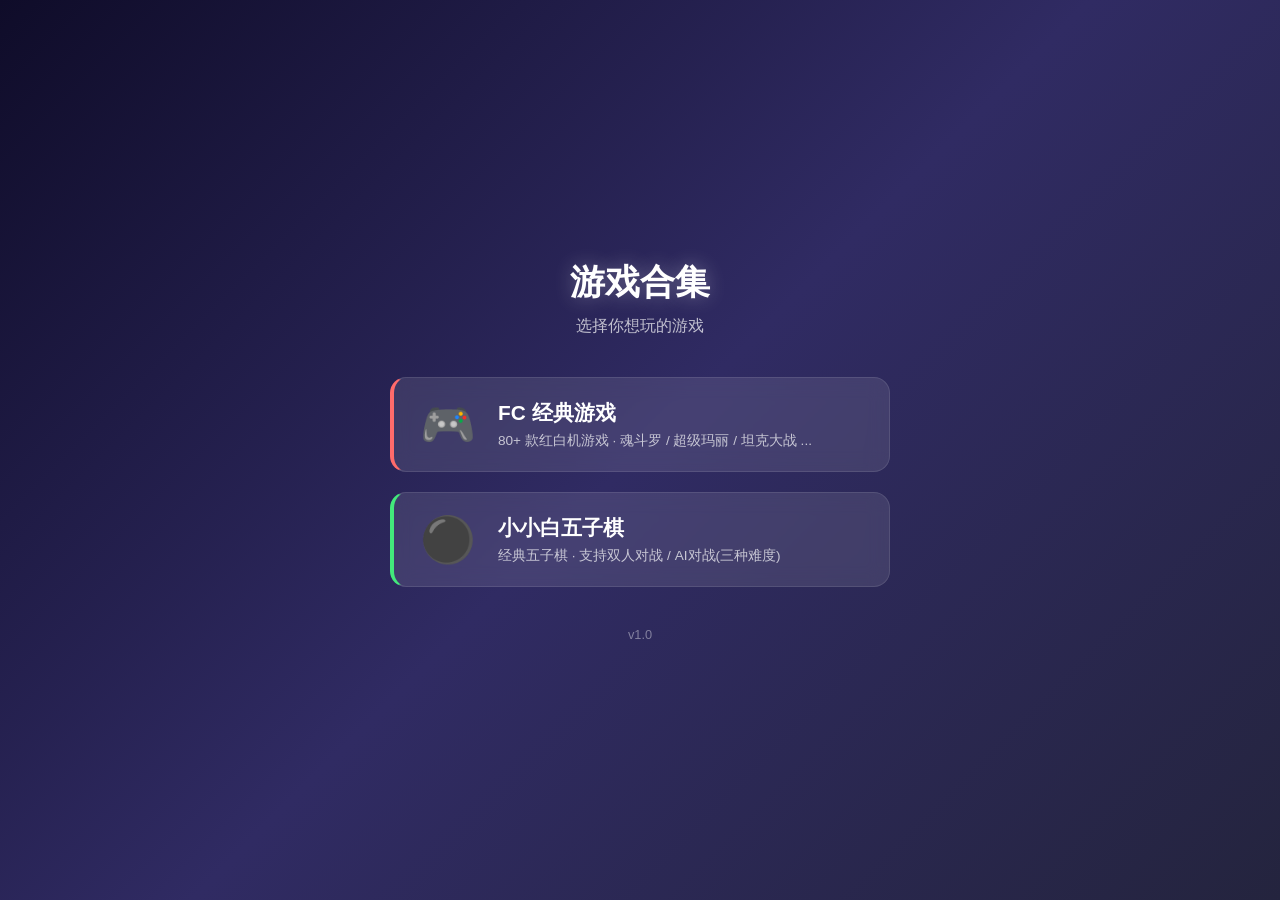
<file: app/src/main/assets/index.html>
<!DOCTYPE html>
<html lang="zh-CN">
<head>
    <meta charset="UTF-8">
    <meta name="viewport" content="width=device-width, initial-scale=1.0, user-scalable=no">
    <title>游戏合集</title>
    <style>
        * { margin: 0; padding: 0; box-sizing: border-box; }
        body {
            font-family: 'Microsoft YaHei', sans-serif;
            background: linear-gradient(135deg, #0f0c29, #302b63, #24243e);
            min-height: 100vh;
            display: flex;
            flex-direction: column;
            align-items: center;
            justify-content: center;
            padding: 20px;
            color: white;
        }
        .title {
            font-size: 2.2em;
            font-weight: bold;
            margin-bottom: 10px;
            text-shadow: 0 0 20px rgba(255,255,255,0.3);
        }
        .subtitle {
            font-size: 1em;
            opacity: 0.7;
            margin-bottom: 40px;
        }
        .game-list {
            width: 90vw;
            max-width: 500px;
            display: flex;
            flex-direction: column;
            gap: 20px;
        }
        .game-card {
            display: flex;
            align-items: center;
            background: rgba(255,255,255,0.1);
            backdrop-filter: blur(10px);
            border-radius: 16px;
            padding: 20px 24px;
            text-decoration: none;
            color: white;
            transition: all 0.3s ease;
            border: 1px solid rgba(255,255,255,0.1);
            cursor: pointer;
        }
        .game-card:hover, .game-card:active {
            transform: translateY(-3px);
            background: rgba(255,255,255,0.18);
            box-shadow: 0 8px 30px rgba(0,0,0,0.3);
        }
        .game-icon {
            font-size: 2.8em;
            margin-right: 20px;
            width: 60px;
            text-align: center;
        }
        .game-info h2 {
            font-size: 1.3em;
            margin-bottom: 5px;
        }
        .game-info p {
            font-size: 0.85em;
            opacity: 0.7;
        }
        .game-card.fc { border-left: 4px solid #ff6b6b; }
        .game-card.gobang { border-left: 4px solid #43e97b; }
        .footer {
            margin-top: 40px;
            font-size: 0.8em;
            opacity: 0.4;
        }
    </style>
</head>
<body>
    <div class="title">游戏合集</div>
    <div class="subtitle">选择你想玩的游戏</div>
    <div class="game-list">
        <a class="game-card fc" href="fc.html">
            <div class="game-icon">🎮</div>
            <div class="game-info">
                <h2>FC 经典游戏</h2>
                <p>80+ 款红白机游戏 · 魂斗罗 / 超级玛丽 / 坦克大战 ...</p>
            </div>
        </a>
        <a class="game-card gobang" href="gobang/index.html">
            <div class="game-icon">⚫</div>
            <div class="game-info">
                <h2>小小白五子棋</h2>
                <p>经典五子棋 · 支持双人对战 / AI对战(三种难度)</p>
            </div>
        </a>
    </div>
    <div class="footer">v1.0</div>
</body>
</html>
</file>
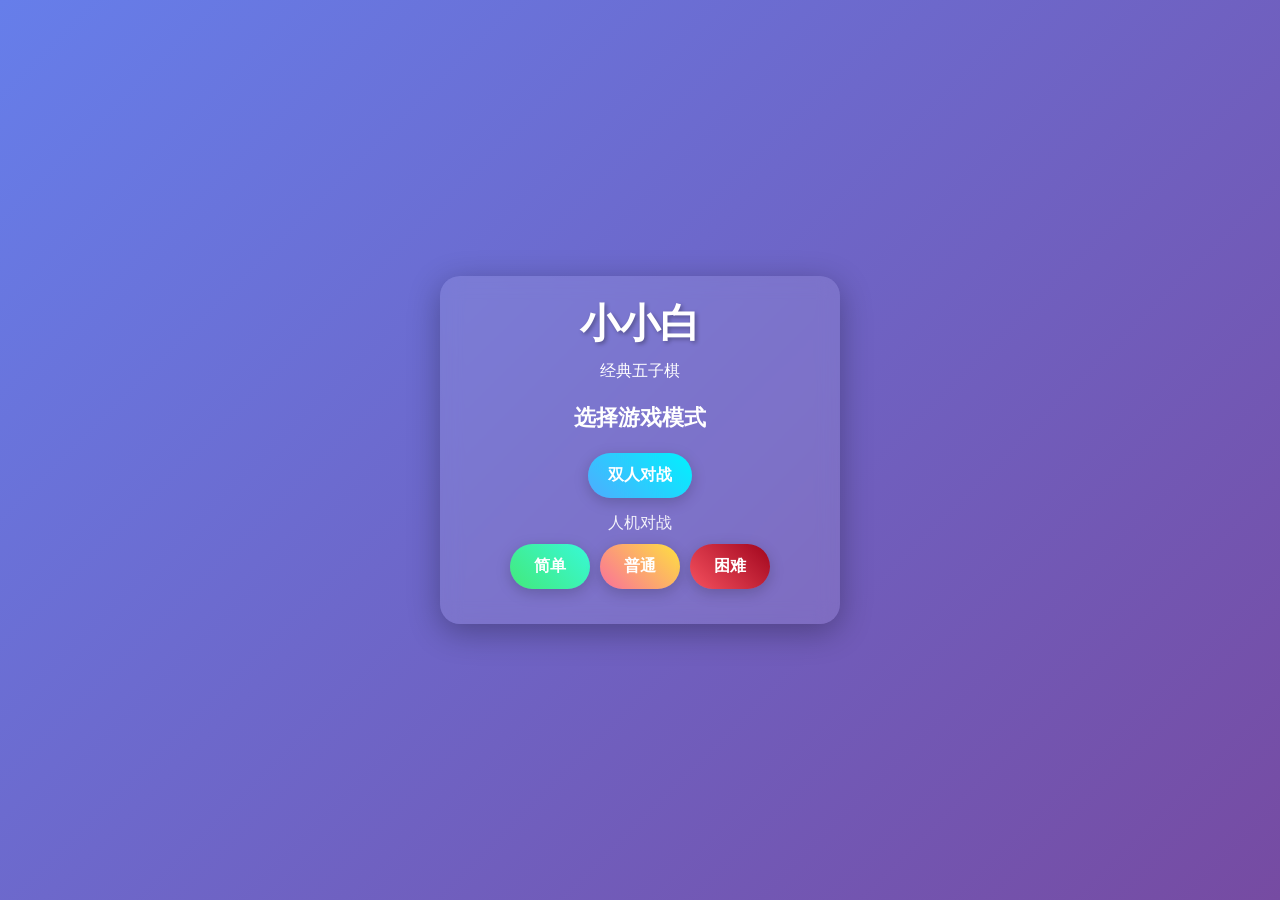
<file: app/src/main/assets/gobang/index.html>
<!DOCTYPE html>
<html lang="zh-CN">
<head>
    <meta charset="UTF-8">
    <meta name="viewport" content="width=device-width, initial-scale=1.0, maximum-scale=1.0, user-scalable=no">
    <title>小小白 - 五子棋</title>
    <style>
        * {
            margin: 0;
            padding: 0;
            box-sizing: border-box;
        }

        body {
            font-family: 'Microsoft YaHei', sans-serif;
            background: linear-gradient(135deg, #667eea 0%, #764ba2 100%);
            min-height: 100vh;
            display: flex;
            flex-direction: column;
            align-items: center;
            justify-content: center;
            padding: 20px;
            color: white;
        }

        .container {
            background: rgba(255, 255, 255, 0.1);
            backdrop-filter: blur(10px);
            border-radius: 20px;
            padding: 20px;
            width: 95vw;
            max-width: 400px;
            box-shadow: 0 8px 32px rgba(0, 0, 0, 0.3);
        }

        .header {
            text-align: center;
            margin-bottom: 20px;
        }

        .game-title {
            font-size: 2.5em;
            font-weight: bold;
            margin-bottom: 10px;
            text-shadow: 2px 2px 4px rgba(0, 0, 0, 0.3);
        }

        .status {
            font-size: 1.2em;
            margin: 10px 0;
            text-align: center;
            min-height: 30px;
        }

        .board {
            background: #f8f0e3;
            border: 2px solid #8b4513;
            border-radius: 10px;
            margin: 20px auto;
            position: relative;
            aspect-ratio: 1/1;
        }

        canvas {
            display: block;
            width: 100%;
            height: 100%;
        }

        .controls {
            display: flex;
            justify-content: center;
            gap: 15px;
            margin-top: 20px;
            flex-wrap: wrap;
        }

        button {
            background: linear-gradient(45deg, #ff6b6b, #ee5a24);
            color: white;
            border: none;
            padding: 12px 24px;
            border-radius: 25px;
            font-size: 1em;
            font-weight: bold;
            cursor: pointer;
            transition: all 0.3s ease;
            box-shadow: 0 4px 15px rgba(0, 0, 0, 0.2);
        }

        button:hover {
            transform: translateY(-2px);
            box-shadow: 0 6px 20px rgba(0, 0, 0, 0.3);
        }

        button:active {
            transform: translateY(0);
        }

        .instructions {
            margin-top: 20px;
            font-size: 0.9em;
            text-align: center;
            opacity: 0.9;
        }

        /* 模式选择界面 */
        .mode-select {
            text-align: center;
        }

        .mode-select h2 {
            font-size: 1.4em;
            margin-bottom: 20px;
        }

        .mode-group {
            margin-bottom: 15px;
        }

        .mode-group-label {
            font-size: 1em;
            margin-bottom: 10px;
            opacity: 0.9;
        }

        .mode-btn-row {
            display: flex;
            justify-content: center;
            gap: 10px;
            flex-wrap: wrap;
        }

        .mode-btn {
            padding: 12px 20px;
            font-size: 1em;
            min-width: 80px;
        }

        .mode-btn.pvp {
            background: linear-gradient(45deg, #4facfe, #00f2fe);
        }

        .mode-btn.easy {
            background: linear-gradient(45deg, #43e97b, #38f9d7);
        }

        .mode-btn.normal {
            background: linear-gradient(45deg, #fa709a, #fee140);
        }

        .mode-btn.hard {
            background: linear-gradient(45deg, #f5515f, #a1051d);
        }

        .back-btn {
            background: linear-gradient(45deg, #a18cd1, #fbc2eb);
        }

        .hidden {
            display: none !important;
        }

        @media (max-width: 480px) {
            .game-title {
                font-size: 2em;
            }

            button {
                padding: 10px 20px;
                font-size: 0.9em;
            }
        }
    </style>
</head>
<body>
    <div class="container">
        <div class="header">
            <div class="game-title">小小白</div>
            <div class="subtitle">经典五子棋</div>
        </div>

        <!-- 模式选择界面 -->
        <div class="mode-select" id="modeSelect">
            <h2>选择游戏模式</h2>
            <div class="mode-group">
                <div class="mode-btn-row">
                    <button class="mode-btn pvp" onclick="game.startGame('pvp')">双人对战</button>
                </div>
            </div>
            <div class="mode-group">
                <div class="mode-group-label">人机对战</div>
                <div class="mode-btn-row">
                    <button class="mode-btn easy" onclick="game.startGame('ai','easy')">简单</button>
                    <button class="mode-btn normal" onclick="game.startGame('ai','normal')">普通</button>
                    <button class="mode-btn hard" onclick="game.startGame('ai','hard')">困难</button>
                </div>
            </div>
        </div>

        <!-- 游戏界面（初始隐藏） -->
        <div id="gameArea" class="hidden">
            <div class="status" id="status">黑棋先行</div>

            <div class="board">
                <canvas id="gameCanvas"></canvas>
            </div>

            <div class="controls">
                <button id="restartBtn">重新开始</button>
                <button id="undoBtn">悔棋</button>
                <button id="backBtn" class="back-btn">返回菜单</button>
            </div>

            <div class="instructions">
                点击棋盘落子，五子连珠即获胜！
            </div>
        </div>
    </div>

    <script src="script.js"></script>
</body>
</html>
</file>
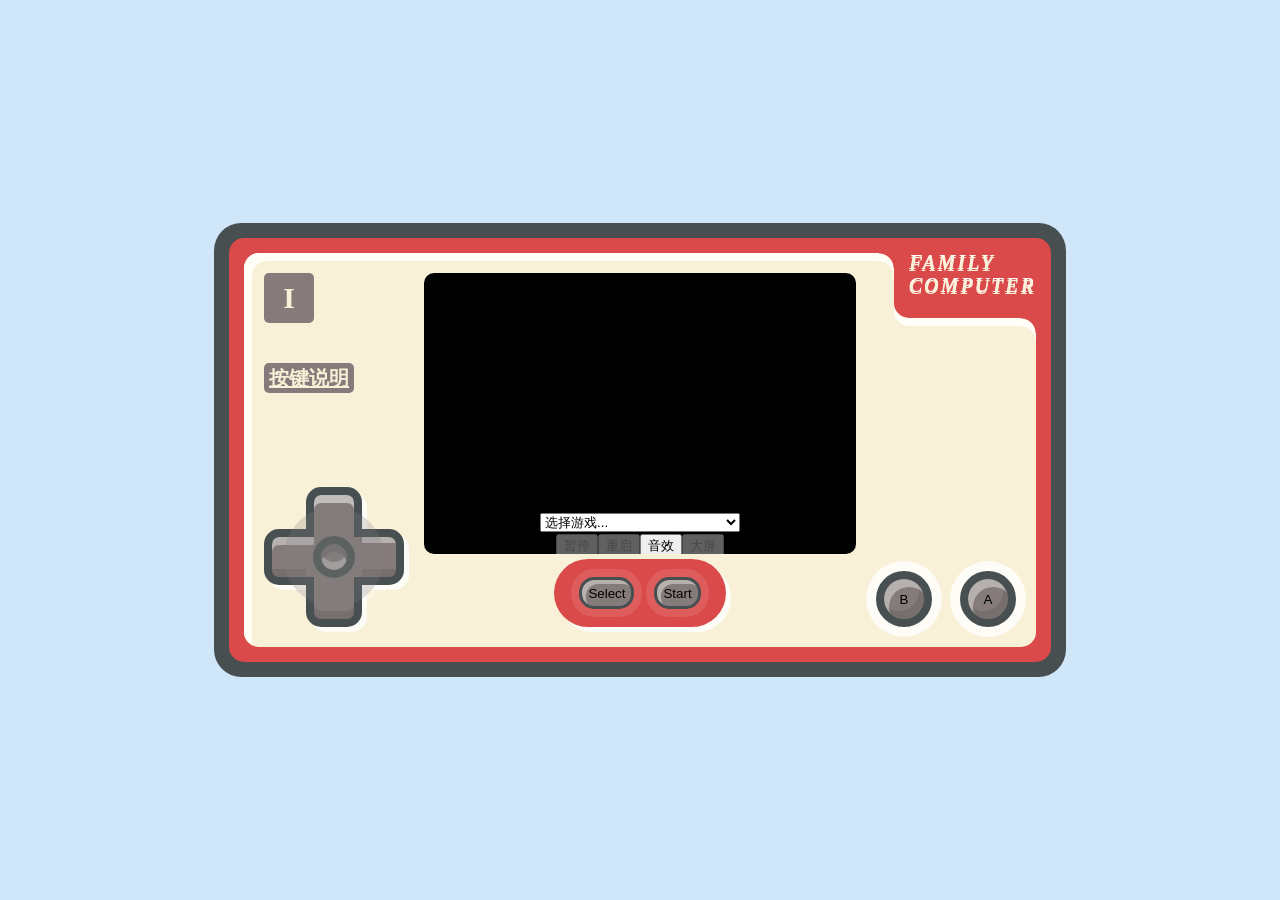
<file: app/src/main/assets/fc.html>
<html>

<head>
    <meta charset="UTF-8">
    <meta name="viewport" content="width=device-width, initial-scale=1,user-scalable=no">
    <meta http-equiv="X-UA-Compatible" content="ie=edge">
    <meta name="format-detection" content="telephone=no">
    <meta name="format-detection" content="email=no">
    <meta name="apple-mobile-web-app-capable" content="yes">
    <meta name="full-screen" content="yes">
    <meta name="browsermode" content="application">
    <meta name="x5-orientation" content="landscape">
    <meta name="x5-fullscreen" content="true">
    <meta name="x5-page-mode" content="app">
    <title>FC游戏在线玩 | 小霸王其乐无穷</title>
    <meta name="keywords" content="FC/NES模拟器，在线畅玩八十款任天堂红白机游戏，小霸王游戏机其乐无穷。支持魂斗罗/超级玛丽/忍者龙剑传等等任天堂红白机游戏。" />
    <meta name="description" content="非常适合在手机/电脑上在线游玩，近乎完美的还原任天堂FC/NES原版ROM游戏的视频和声音。" />
    <link href="css/jsnes.css" rel="stylesheet" type="text/css" />
    <link rel="shortcut icon" href="/static/favicon.ico">
</head>

<body>
    <div class="main">
        <div class="panel">
            <div class="controller-area">
                <div class="controller">
                    <div id="controls-direction">
                        <div id="controls-rocker"></div>
                        <button role="BUTTON_UP" class="up joydirection" id="joystick_btn_up">U</button>
                        <button role="BUTTON_RIGHT" class="right joydirection" id="joystick_btn_right">R</button>
                        <button role="BUTTON_DOWN" class="down joydirection" id="joystick_btn_down">D</button>
                        <button role="BUTTON_LEFT" class="left joydirection" id="joystick_btn_left">L</button>
                    </div>
                </div>
                <div class="joy">I</div>
               <div><a href="https://github.com/lucaschungzsj/fcgame?tab=readme-ov-file#按键说明" tppabs="" target="_blank" class="readme">按键说明</a></div>
            </div>
            <div class="function-area">
                <div class="screen">
                    <div id="emulator" align="center" style="width:100%;height:100%"></div>
                </div>
                <div class="function">
                    <button class="controls-center-select joybtn" id="joystick_btn_select" role="BUTTON_SELECT">Select</button>
                    <button class="controls-center-start joybtn" id="joystick_btn_start" role="BUTTON_START">Start</button>
                </div>
            </div>
            <div class="action-area">
                <div class="action">
                    <div id="controls-fire">
                        <button class="b joybtn" role="BUTTON_B" id="joystick_btn_B">B</button>
                        <button class="a joybtn" role="BUTTON_A" id="joystick_btn_A">A</button>
                    </div>
                </div>
            </div>
            <div class="sign">FAMILY <br> COMPUTER</div>
        </div>
    </div>
</body>
<script src="lib/jquery-1.4.2.min.js" type="text/javascript" charset="utf-8"></script>
<script src="lib/dynamicaudio-min.js" type="text/javascript" charset="utf-8"></script>
<script src="source/nes.js" type="text/javascript" charset="utf-8"></script>
<script src="source/utils.js" type="text/javascript" charset="utf-8"></script>
<script src="source/cpu.js" type="text/javascript" charset="utf-8"></script>
<script src="source/keyboard.js" type="text/javascript" charset="utf-8"></script>
<script src="source/mappers.js" type="text/javascript" charset="utf-8"></script>
<script src="source/papu.js" type="text/javascript" charset="utf-8"></script>
<script src="source/ppu.js" type="text/javascript" charset="utf-8"></script>
<script src="source/rom.js" type="text/javascript" charset="utf-8"></script>
<script src="source/ui.js" type="text/javascript" charset="utf-8"></script>
<script src="lib/debug.js" type="text/javascript" charset="utf-8"></script>
<script src="lib/nipplejs.min.js" type="text/javascript" charset="utf-8"></script>
<script src="lib/joystick.js" type="text/javascript" charset="utf-8"></script>
<script src="lib/jweixin-1.6.0.js" type="text/javascript" charset="utf-8"></script>

<script type="text/javascript" charset="utf-8">
    var nes;
    $(function() {
        nes = new JSNES({
            'ui': $('#emulator').JSNESUI({
                "经典热门": [
                    ['沙罗曼蛇 (U) Life Force [!]', 'roms/Life Force [!].nes'],
                    ['超级马里奥1 (W) Super Mario Bros. [!]', 'roms/(W) Super Mario Bros. [!].nes'],
                    ['坦克 (J) Battle City [!]', 'roms/(J) Battle City.nes'],
                    ['魂斗罗1 (U) 30S [!]', 'roms/Contra1(U)30S.nes'],
                    ['赤影战士 Kage [!]', 'roms/Kage.nes'],
                    ['脱狱 Cross Fire (J)', 'roms/Cross Fire (J).nes'],
                    ['双截龙2 Double Dragon2 [!]', 'roms/Double Dragon2.nes'],
                    ['塞尔达传说2：林克的冒险 [!] Zelda II - The Adventure of Link(U) [!]', 'roms/Zelda II - The Adventure of Link (U).nes'],
                    ['冒险岛1 (J) Adventure Island [!]', 'roms/(J) Takahashi Meijin no Bouken Shima [!].nes'],
                    ['1943 (U) 1943 - The Battle of Midway [!]', 'roms/1943.nes'],
                    ['火箭车 (J) Road Fighter [!]', 'roms/(J) Road Fighter [!].nes'],
                    ['越野机车 (JU) Excitebike [!]', 'roms/(JU) Excitebike [!].nes'],
                    ['功夫 (J) (V1.2) Yie Ar Kung-Fu [!]', 'roms/(J) (V1.2) Yie Ar Kung-Fu [!].nes'],
                    ['淘金者(汉化) [!]', 'roms/TaoJinZhe.nes'],
                    ['俄罗斯方块 (U) Tetris 2 [!]', 'roms/Tetris 2 (U) [!].nes'],
                    ['中国象棋 [!]', 'roms/Zhong Guo Xiang Qi.nes'],
                    ['五子棋 (5) 日版 [!]', 'roms/5.nes'],
                    ['炸弹人1 [!] (J) Bomberman [!]', 'roms/(J) Bomberman [!].nes'],
                ],
                "超级玛丽": [
                    ['超级马里奥1 (W) Super Mario Bros. [!]', 'roms/(W) Super Mario Bros. [!].nes'],
                    ['超级马里奥2 (W) Super Mario Bros. 3 (U)', 'roms/Super Mario Bros. 3 (U) (PRG1) [!].nes'],
                    ['马里奥拆屋工 (W) Wrecking Crew', 'roms/(W) Wrecking Crew [!].nes'],
                    ['马里奥医生 (JU) Dr. Mario', 'roms/Dr. Mario (JU).nes'],
                ],
                "坦克大战": [
                    ['坦克大战 (J) Battle City [!]', 'roms/(J) Battle City.nes'],
                    ['导弹坦克 (Ch) Missile Tank', 'roms/(Ch) Missile Tank.nes'],
                    ['坦克1990 (Ch) Tank 1990', 'roms/(Ch) Tank 1990.nes'],
                ],
                "魂斗罗": [
                    ['魂斗罗1 (U) 30S [!]', 'roms/Contra1(U)30S.nes'],
                    ['魂斗罗1 (U) 30', 'roms/Contra1(U)30.nes'],
                    ['魂斗罗1 (U) 30F', 'roms/Contra1(U)30F.nes'],
                    ['魂斗罗1 (U) 30L', 'roms/Contra1(U)30L.nes'],
                    ['魂斗罗1 (U) 30M', 'roms/Contra1(U)30M.nes'],
                    ['魂斗罗1 (U) S [!]', 'roms/Contra1(U)S.nes'],
                    ['魂斗罗1 (U) F', 'roms/Contra1(U)F.nes'],
                    ['魂斗罗1 (U) L', 'roms/Contra1(U)L.nes'],
                    ['魂斗罗1 (U) M', 'roms/Contra1(U)M.nes'],
                ],
                "双截龙": [
                    ['双截龙2 Double Dragon2 [!]', 'roms/Double Dragon2.nes'],
                    ['双截龙1 Double Dragon1', 'roms/Double Dragon1.nes'],
                    ['双截龙3 Double Dragon3', 'roms/Double Dragon3.nes'],
                    ['双截龙4 Double Dragon4', 'roms/Double Dragon4.nes'],
                ],
                "淘金者": [
                    ['淘金者(汉化) [!]', 'roms/TaoJinZhe.nes'],
                    ['淘金者(J)', 'roms/Championship Lode Runner (J).nes'],
                ],
                "俄罗斯方块": [
                    ['俄罗斯方块2 (U) Tetris 2 [!]', 'roms/Tetris 2 (U) [!].nes'],
                    ['俄罗斯方块 LJ65', 'roms/lj65.nes'],
                    ['俄罗斯方块 Tetris(U)', 'roms/Tetris (U) [!].nes'],
                    ['俄罗斯方块 (Tengen) Tetris [!]', 'roms/(Tengen) Tetris [!].nes'],
                ],
                "飞机类":[
                    ['沙罗曼蛇 (U) Life Force [!]', 'roms/Life Force [!].nes'],
                    ['1943 (U) 1943 - The Battle of Midway [!]', 'roms/1943.nes'],
                    ['兵蜂1 (J) TwinBee [!]', 'roms/(J) TwinBee [!].nes'],
                ],
                "赛车类": [
                    ['火箭车 (J) Road Fighter [!]', 'roms/(J) Road Fighter [!].nes'],
                    ['越野机车 (JU) Excitebike [!]', 'roms/(JU) Excitebike [!].nes'],
                    ['F1赛车 (J) F-1 Race', 'roms/(J) F-1 Race [!].nes'],
                    ['摩托车大赛 (JU) (PRG0) Mach Rider', 'roms/(JU) (PRG0) Mach Rider [!].nes'],
                ],
                "运动类": [
                    ['网球Tennis(JU)', 'roms/Tennis (JU) [!].nes'],
                    ['高尔夫 Golf (JU)', 'roms/Golf (JU).nes'],
                ],
                "棋牌类": [
                    ['中国象棋 [!]', 'roms/Zhong Guo Xiang Qi.nes'],
                    ['五子棋 (5) 日版 [!]', 'roms/5.nes'],
                    ['Concentration Room', 'roms/croom.nes'],
                    ['AV麻雀俱乐部 (Hacker) AV Mahjongg', 'roms/(Hacker) AV Mahjongg.nes'],
                ],
                "其他": [
                    ['马戏团 (J) Circus Charlie', 'roms/(J) Circus Charlie [!].nes'],
                    ['敲冰块 (J) Ice Climber', 'roms/(J) Ice Climber.nes'],
                    ['纽约大拳猫 (JP)', 'roms/RockinCats.nes'],
                    ['撞球咖啡馆 Shufflepuck Cafe', 'roms/Shufflepuck Cafe.nes'],
                    ['泡泡龙 Bubble Bobble (U)', 'roms/Bubble Bobble (U).nes'],
                    ['地底探险1 (J) Spelunker', 'roms/(J) Spelunker [!].nes'],
                    ['快乐猫 (J) Mappy', 'roms/(J) Mappy [!].nes'],
                    ['成龙踢馆1 (J) Spartan X', 'roms/(J) Spartan X [!].nes'],
                    ['猪小弟 (J) Pooyan', 'roms/(J) Pooyan.nes'],
                    ['打砖块1 (J) Arkanoid', 'roms/(J) Arkanoid [!].nes'],
                ],
                "不可用": [
                    ['小蜜蜂 (J) Galaxian', 'roms/(J) Galaxian [!].nes'],
                    ['赤色要塞 (KC) Jackal [!]', 'roms/Jackal.nes'],
                    ['花式撞球 (U) Side Pocket', 'roms/Side Pocket.nes'],
                    ['彩虹岛 (U) Rainbow Islands', 'roms/Rainbow Islands.nes'],
                    ['快打旋风 (U) Mighty Final Fight [!]', 'roms/Mighty Final Fight.nes'],
                    ['忍者龙剑传1 (PC10) Ninja Gaiden [!]', 'roms/Ninja_Gaiden1.nes'],
                    ['忍者龙剑传2 (PC10) Ninja Gaiden II [!]', 'roms/Ninja_Gaiden2.nes'],
                    ['忍者龙剑传3 (PC10) Ninja Gaiden III [!]', 'roms/Ninja_Gaiden3.nes'],
                    ['七宝奇谋1 (J) Goonies, The [!]', 'roms/(J) Goonies, The [!].nes'],
                    ['南极大冒险 (J) Antarctic Adventure', 'roms/(J) Antarctic Adventure [!].nes'],
                    ['叮当1 (J) Dig Dug', 'roms/(J) Dig Dug [!].nes'],
                    ['影之传说 (J) Kage no Densetsu [!]', 'roms/(J) Kage no Densetsu [!].nes'],
                ],
            })
        });
    });
</script>
<!--[if IE]>
    <script type="text/vbscript" src="lib/jsnes-ie-hacks.vbscript"></script>
<![endif]-->
<script>
    function touchDwon(evt) {
    nes.keyboard.keyDown({
        keyCode: evt.keyCode
    });
};

function touchUp(evt) {
    nes.keyboard.keyUp({
        keyCode: evt.keyCode
    });
};

function select(val) {
    if (val.substring(0, 1) == "#") {
        return document.querySelector(val);
    } else {
        return document.getElementById(val);
    }
}

var joystick = new Joystick({
    el: select("controls-rocker"),
    mode: 'static',
    color: "#808080",
    size: 100,
    isFourBtn: false,
    keyCodes: [87, 83, 65, 68],
    btn_down_fn: touchDwon,
    btn_up_fn: touchUp,
    relative: true,
});
joystick.init();
</script>
<!-- <script>
    var url=location.href;
    var imageUrl = '../static/fc.png';

    $.ajax({
        type : "get",
        url : "/wx/jssdk?url="+url,
        success : function(r){
            var data = r.data;
            wx.config({
                debug: false,
                appId: data.appId,
                timestamp: data.timestamp,
                nonceStr: data.nonceStr,
                signature: data.signature,
                jsApiList: [
                    'onMenuShareTimeline',
                    'onMenuShareAppMessage',
                    'onMenuShareQQ',
                    'onMenuShareWeibo',
                    'onMenuShareQZone'

                ]
            });
        }
    });

    wx.ready(function () {
        var shareData = {
            title: '小霸王游戏机，时光倒转回童年',
            desc: '在线游玩魂斗罗/超级玛丽/双截龙/冒险岛等等八十款任天堂红白机游戏！爷的青春回来了',
            link: url,
            imgUrl: imageUrl
        };

        wx.onMenuShareAppMessage(shareData);//分享给好友
        wx.onMenuShareTimeline(shareData);//分享到朋友圈
        wx.onMenuShareQQ(shareData);//分享给手机QQ
        wx.onMenuShareWeibo(shareData);//分享腾讯微博
        wx.onMenuShareQZone(shareData);//分享到QQ空间
    });
    wx.error(function (res) {
        //alert(res.errMsg);//错误提示
    });
</script> -->
</html>
</file>
<file: app/src/main/assets/css/jsnes.css>
html,
body {
    margin: 0;
    height: 100%;
    background: #d0e7f9;
    -webkit-touch-callout: none;
    -webkit-user-select: none;
    -khtml-user-select: none;
    -moz-user-select: none;
    -ms-user-select: none;
    user-select: none;
}

.main {
    position: absolute;
    left: 0;
    top: 0;
    right: 0;
    bottom: 0;
    box-sizing: border-box;
    max-width: 812px;
    border-radius: 10px;
    margin: auto;
    box-shadow: 0 0 0 5px #da4a4a, 0 0 0 20px #474f51;
    background: #da4a4a;
    height: 100%;
    max-height: 414px;
    padding: 10px;
}

.panel {
    position: relative;
    height: 100%;
    padding: 20px;
    box-sizing: border-box;
    background: #f8f1d7;
    border-radius: 15px;
    display: flex;
    flex-direction: row;
    box-shadow: inset 8px 8px #fffef7;
}

.function-area {
    flex: 1;
    display: flex;
    padding: 0 20px;
    justify-content: center;
    flex-direction: column;
}

.controller-area {
    position: relative;
    z-index: 10;
    display: flex;
    flex-direction: row;
}

.action-area {
    display: flex;
    flex-direction: row;
}

.controller {
    position: relative;
    width: 140px;
    height: 140px;
    align-self: flex-end;
    filter: drop-shadow(5px 5px 0px rgba(255, 255, 255, .8));
}

.controller button {
    position: absolute;
    z-index: 1;
    border: 8px solid #474f51;
    background: #857b7a;
    color: transparent;
    border-radius: 15px;
    box-sizing: border-box;
    outline: 0;
    width: 56px;
    height: 56px;
    left: 50%;
    top: 50%;
    user-select: none;
    transform: translate(-50%, -50%);
}

.controller::before {
    content: '';
    position: absolute;
    z-index: 0;
    pointer-events: none;
    box-sizing: border-box;
    left: 50%;
    top: 50%;
    width: 56px;
    height: 56px;
    background: #857b7a;
    transform: translate(-50%, -50%);
}

.controller::after {
    content: '';
    z-index: 2;
    position: absolute;
    pointer-events: none;
    box-sizing: border-box;
    width: 42px;
    height: 42px;
    border: 8px solid #474f51;
    border-radius: 50%;
    left: 50%;
    top: 50%;
    transform: translate(-50%, -50%);
    box-shadow: inset 0px 8px 0 0px #736a6d, inset 0px -8px 0 0px rgba(255, 255, 255, .4);
}

button.up.joydirection {
    top: 0;
    transform: translate(-50%, 0);
    border-bottom: 0;
    height: 50px;
    border-bottom-right-radius: 0;
    border-bottom-left-radius: 0;
    box-shadow: inset 0px 8px 0 0px rgba(255, 255, 255, .5);
}

button.right.joydirection {
    left: auto;
    right: 0;
    transform: translate(0, -50%);
    border-left: 0;
    width: 50px;
    border-bottom-left-radius: 0;
    border-top-left-radius: 0;
    box-shadow: inset 8px 0 0 0px #857b7a, inset 6px 6px 0 0px rgba(255, 255, 255, .4), inset 8px -8px 0 0px rgba(0, 0, 0, .1);
}

button.down.joydirection {
    top: auto;
    transform: translate(-50%, 0);
    bottom: 0;
    border-top: 0;
    height: 50px;
    border-top-right-radius: 0;
    border-top-left-radius: 0;
    box-shadow: inset 0px -8px 0 0px rgba(0, 0, 0, .1);
}

button.left.joydirection {
    left: 0;
    transform: translate(0, -50%);
    border-right: 0;
    width: 50px;
    border-bottom-right-radius: 0;
    border-top-right-radius: 0;
    box-shadow: inset 0px 8px 0 0px rgba(255, 255, 255, .4), inset -8px 0px 0 0px #857b7a, inset -8px -8px 0 0px rgba(0, 0, 0, .1);
}

.function {
    display: flex;
    padding: 8px 15px;
    border-radius: 50px;
    align-self: center;
    background: #da4a4a;
    box-shadow: 5px 5px 0 rgba(255, 255, 255, .8);
}

.function button {
    user-select: none;
    margin: 10px;
    height: 32px;
    width: auto;
    outline: 0;
    border: 3px solid #474f51;
    box-shadow: 0 0 0 8px rgba(255, 255, 255, .1), inset 4px 4px 0 0px rgba(255, 255, 255, .4);
    background: #857b7a;
    color: #000;
    border-radius: 15px;
}

.action {
    display: flex;
    align-self: flex-end;
}

.action button {
    user-select: none;
    width: 56px;
    height: 56px;
    background: #857b7a;
    border-radius: 50%;
    outline: 0;
    color:#000;
    border: 8px solid #474f51;
    box-shadow: 0 0 0 10px rgba(255, 255, 255, .8), inset 5px 8px 0 0px rgba(255, 255, 255, .4), inset -5px -8px 0 0px rgba(0, 0, 0, .1);
}

.action button:first-child {
    margin-right: 24px;
}
.sign {
    position: absolute;
    font-weight: bold;
    font-size: 20px;
    font-style: italic;
    height: 50px;
    right: 0;
    top: 0;
    background: #da4a4a;
    color: #f8f1d7;
    text-shadow: 0 -2px #fffef7;
    padding: 0 0 15px 15px;
    letter-spacing: 0.1em;
    border-bottom-left-radius: 15px;
    filter: drop-shadow(0 8px #fffef7)
}

.sign::before {
    content: '';
    position: absolute;
    width: 15px;
    height: 15px;
    left: -15px;
    top: 0;
    background: radial-gradient( circle at left bottom, transparent 14px, #da4a4a 15px);
}

.sign::after {
    content: '';
    position: absolute;
    width: 15px;
    height: 15px;
    bottom: -15px;
    right: 0;
    background: radial-gradient( circle at left bottom, transparent 14px, #da4a4a 15px);
}

.joy {
    position: absolute;
    left: 0;
    top: 0;
    width: 50px;
    height: 50px;
    background: #857b7a;
    border-radius: 5px;
    text-align: center;
    line-height: 50px;
    color: #f8f1d7;
    font-weight: bold;
    font-size: 30px;
}

.readme {
    position: absolute;
    left: 0;
    top: 90px;
    width: 90px;
    height: 30px;
    background: #857b7a;
    border-radius: 5px;
    text-align: center;
    line-height: 30px;
    color: #f8f1d7;
    font-weight: bold;
    font-size: 20px;
}

.screen {
    flex: 1;
    display: flex;
    width: 100%;
    transition: .3s;
    background: #000;
    margin-bottom: 5px;
    border-radius: 10px;
    align-items: center;
    justify-content: center;
    overflow: hidden;
}

.screen canvas {
    max-width: 100%;
    max-height: 100%;
}

.nes-roms>select {
    width: 200px;
}

.nes-controls {
    margin-top: 2px;
}

@media screen and (orientation: portrait) {
    /*ç«–å± css*/
    .main {
        max-height: 100%;
    }
    .function-area {
        position: absolute;
        left: 0;
        right: 0;
        top: 85px;
        bottom: 100px;
        padding-bottom: 80px;
    }
    .function {
        position: absolute;
        bottom: 0;
        align-self: flex-end;
        transform: translateX(20px);
        padding: 8px 10px;
        border-radius: 50px 0 0 50px;
        box-shadow: 0px 5px 0 rgba(255, 255, 255, .8);
    }
    .function::before {
        content: '';
        position: absolute;
        width: 15px;
        height: 15px;
        right: 0;
        top: -15px;
        background: radial-gradient( circle at left top, transparent 14px, #da4a4a 15px);
    }
    .function::after {
        content: '';
        position: absolute;
        width: 15px;
        height: 15px;
        bottom: -15px;
        right: 0;
        background: radial-gradient( circle at left bottom, transparent 14px, #da4a4a 15px);
    }
    .screen {
        margin-bottom: 0;
        max-height: 300px;
    }
    .function button {
        width: 56px;
        margin: 10px;
    }
    .action-area {
        flex: 1;
        justify-content: flex-end;
    }
    .action button:first-child {
        margin-right: 20px
    }
}

@media screen and (orientation: landscape) {
    /*æ¨ªå± css*/
}
</file>
